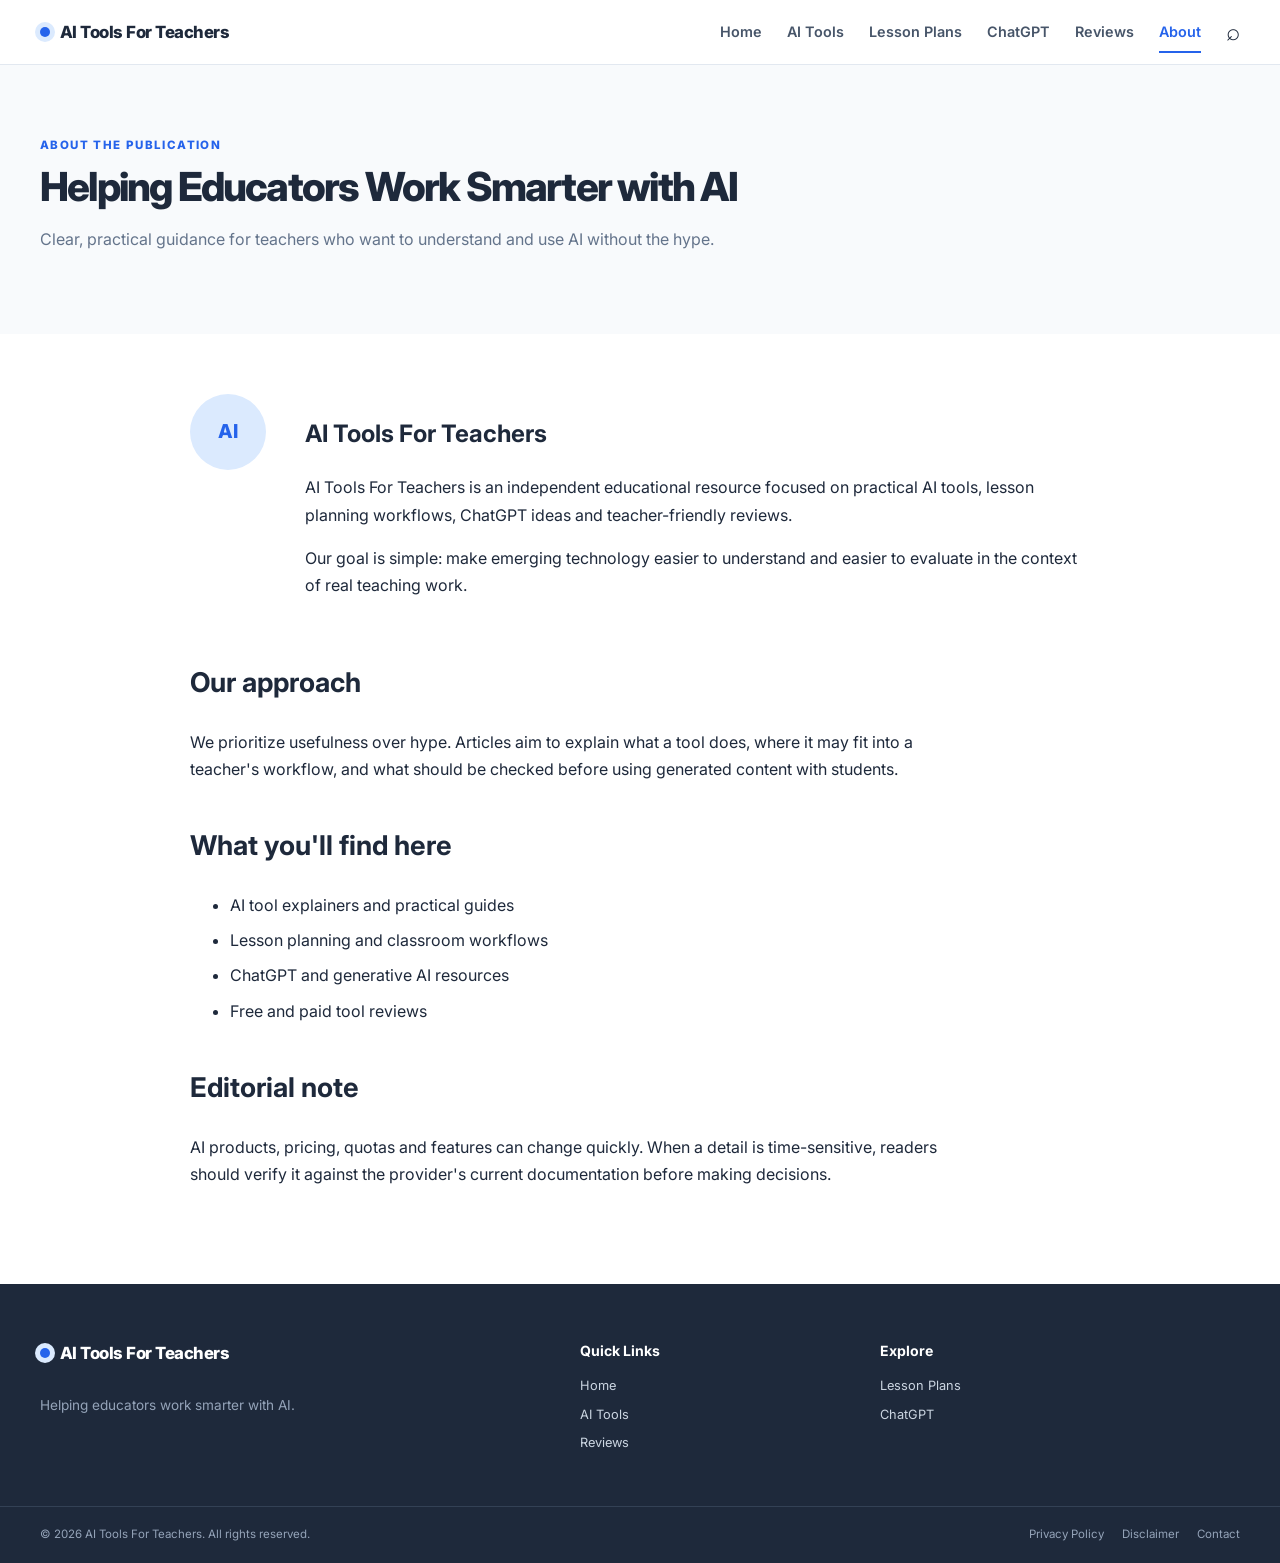
<file: about.html>
<!DOCTYPE html>
<html lang="en">
<head>
<meta charset="UTF-8"><meta name="viewport" content="width=device-width, initial-scale=1.0"><meta name="robots" content="index, follow">
<title>About AI Tools For Teachers</title><link rel="icon" href="/favicon.ico" sizes="48x48"><meta name="description" content="Learn about AI Tools For Teachers and our approach to practical AI education resources.">
<link rel="canonical" href="https://aitoolsforteachers.example/about.html"><link rel="stylesheet" href="css/style.css">
<link rel="preconnect" href="https://fonts.googleapis.com"><link rel="preconnect" href="https://fonts.gstatic.com" crossorigin><link href="https://fonts.googleapis.com/css2?family=Inter:wght@400;500;600;700;800&display=swap" rel="stylesheet">
</head>
<body>
<header class="site-header" id="siteHeader"><div class="container nav-wrap"><a class="brand" href="index.html"><span class="brand-dot"></span>AI Tools For Teachers</a><button class="menu-toggle" id="menuToggle" aria-label="Open menu" aria-expanded="false"><span></span><span></span><span></span></button><nav class="main-nav" id="mainNav"><a href="index.html" class="nav-link">Home</a><a href="category.html?category=AI%20Tools" class="nav-link">AI Tools</a><a href="category.html?category=Lesson%20Plans" class="nav-link">Lesson Plans</a><a href="category.html?category=ChatGPT" class="nav-link">ChatGPT</a><a href="category.html?category=Reviews" class="nav-link">Reviews</a><a href="about.html" class="nav-link active">About</a><button class="nav-search" id="navSearch" aria-label="Open search">⌕</button></nav></div></header>
<main><section class="page-hero"><div class="container"><span class="eyebrow">About the publication</span><h1>Helping Educators Work Smarter with AI</h1><p>Clear, practical guidance for teachers who want to understand and use AI without the hype.</p></div></section>
<section class="section"><div class="container narrow-content"><div class="about-intro"><div class="mini-avatar large">AI</div><div><h2>AI Tools For Teachers</h2><p>AI Tools For Teachers is an independent educational resource focused on practical AI tools, lesson planning workflows, ChatGPT ideas and teacher-friendly reviews.</p><p>Our goal is simple: make emerging technology easier to understand and easier to evaluate in the context of real teaching work.</p></div></div><div class="prose"><h2>Our approach</h2><p>We prioritize usefulness over hype. Articles aim to explain what a tool does, where it may fit into a teacher's workflow, and what should be checked before using generated content with students.</p><h2>What you'll find here</h2><ul><li>AI tool explainers and practical guides</li><li>Lesson planning and classroom workflows</li><li>ChatGPT and generative AI resources</li><li>Free and paid tool reviews</li></ul><h2>Editorial note</h2><p>AI products, pricing, quotas and features can change quickly. When a detail is time-sensitive, readers should verify it against the provider's current documentation before making decisions.</p></div></div></section></main>
<footer class="site-footer"><div class="container footer-grid"><div><a class="brand footer-brand" href="index.html"><span class="brand-dot"></span>AI Tools For Teachers</a><p>Helping educators work smarter with AI.</p></div><div><h3>Quick Links</h3><a href="index.html">Home</a><a href="category.html?category=AI%20Tools">AI Tools</a><a href="category.html?category=Reviews">Reviews</a></div><div><h3>Explore</h3><a href="category.html?category=Lesson%20Plans">Lesson Plans</a><a href="category.html?category=ChatGPT">ChatGPT</a></div></div><div class="footer-bottom"><div class="container"><span>© 2026 AI Tools For Teachers. All rights reserved.</span><div><a href="#">Privacy Policy</a><a href="#">Disclaimer</a><a href="#">Contact</a></div></div></div></footer>
<script src="js/posts.js" defer></script><script src="js/main.js" defer></script>
</body></html>
</file>
<file: css/style.css>
/* =========================================================
   AI TOOLS FOR TEACHERS — MASTER STYLESHEET
   ========================================================= */
:root{--primary:#2563EB;--secondary:#F8FAFC;--accent:#10B981;--text:#1E293B;--muted:#64748B;--white:#FFF;--border:#E2E8F0;--shadow:0 8px 30px rgba(15,23,42,.06);--radius:12px;--container:1200px}
*{box-sizing:border-box}html{scroll-behavior:smooth}body{margin:0;font-family:Inter,system-ui,sans-serif;color:var(--text);background:#fff;font-size:16px;line-height:1.7}a{color:inherit;text-decoration:none}img{display:block;max-width:100%}button,input,textarea{font:inherit}.container{width:min(calc(100% - 40px),var(--container));margin-inline:auto}.sr-only{position:absolute;width:1px;height:1px;padding:0;margin:-1px;overflow:hidden;clip:rect(0,0,0,0);white-space:nowrap;border:0}
.site-header{height:65px;background:rgba(255,255,255,.96);border-bottom:1px solid var(--border);position:sticky;top:0;z-index:100;transition:box-shadow .25s}.site-header.scrolled{box-shadow:0 5px 22px rgba(15,23,42,.08)}.nav-wrap{height:65px;display:flex;align-items:center;justify-content:space-between}.brand{display:inline-flex;align-items:center;gap:10px;font-weight:800;letter-spacing:-.03em;font-size:1.05rem}.brand-dot{width:10px;height:10px;background:var(--primary);border-radius:50%;display:inline-block;box-shadow:0 0 0 5px #dbeafe}.main-nav{display:flex;align-items:center;gap:25px}.nav-link{font-size:.9rem;font-weight:600;color:#475569;position:relative}.nav-link:hover,.nav-link.active{color:var(--primary)}.nav-link.active:after{content:"";height:2px;background:var(--primary);position:absolute;left:0;right:0;bottom:-8px}.nav-search{border:0;background:transparent;color:var(--text);font-size:1.5rem;cursor:pointer;padding:2px 0}.menu-toggle{display:none;border:0;background:transparent;padding:8px;cursor:pointer}.menu-toggle span{display:block;width:23px;height:2px;background:var(--text);margin:5px}
.hero{height:380px;background:linear-gradient(135deg,#EFF6FF 0%,#F8FAFC 100%);display:flex;align-items:center;text-align:center}.hero-inner{max-width:900px}.eyebrow{display:inline-block;text-transform:uppercase;letter-spacing:.12em;font-size:.72rem;font-weight:800;color:var(--primary);margin-bottom:8px}.hero h1,.page-hero h1{font-size:2.5rem;line-height:1.15;letter-spacing:-.045em;margin:0 0 14px;font-weight:800}.hero h1 span{color:var(--primary)}.hero p{color:var(--muted);margin:0 auto 22px;max-width:650px}.hero-search{width:min(680px,100%);display:flex;margin:0 auto 13px;background:#fff;border:1px solid #dbeafe;border-radius:999px;padding:5px;box-shadow:0 12px 35px rgba(37,99,235,.1)}.hero-search input{border:0;outline:0;padding:12px 17px;flex:1;background:transparent;min-width:0}.hero-search button,.newsletter button,.btn-primary{border:0;background:var(--primary);color:#fff;font-weight:700;border-radius:999px;padding:11px 23px;cursor:pointer}.popular-tags{display:flex;justify-content:center;gap:12px;flex-wrap:wrap;font-size:.78rem;color:var(--muted)}.popular-tags a{color:var(--primary);font-weight:600}.ad-wrap{padding-top:25px}.ad-unit{display:flex;flex-direction:column;align-items:center;color:var(--muted);font-size:.68rem}.ad-label{text-transform:uppercase;letter-spacing:.08em;margin-bottom:6px}.ad-placeholder{width:100%;height:100%;border:1px dashed #CBD5E1;background:#F8FAFC;display:flex;align-items:center;justify-content:center;color:#94A3B8;font-size:.8rem}.ad-728x90{width:100%;max-width:728px;height:112px;margin-inline:auto}.ad-300x250{width:300px;height:272px}.ad-300x600{width:300px;height:622px}.ad-in-content,.ad-after-content{height:112px;width:100%;max-width:728px;margin:36px auto}.section{padding:60px 0}.content-layout{display:grid;grid-template-columns:minmax(0,1fr) 300px;gap:40px;align-items:start}.sidebar{display:flex;flex-direction:column;gap:28px;position:sticky;top:88px}.main-column{min-width:0}.featured-card{border:1px solid var(--border);border-radius:var(--radius);overflow:hidden;background:#fff;box-shadow:var(--shadow);transition:transform .2s,box-shadow .2s}.featured-card:hover{transform:translateY(-3px);box-shadow:0 14px 40px rgba(15,23,42,.1)}.featured-image-wrap{position:relative;aspect-ratio:16/9;background:#e2e8f0}.featured-image-wrap img{width:100%;height:100%;object-fit:cover}.post-badge{position:absolute;left:18px;top:18px;background:var(--accent);color:#fff;border-radius:999px;padding:4px 10px;font-size:.7rem;font-weight:800}.featured-content{padding:28px}.featured-content h2{font-size:1.875rem;line-height:1.25;margin:5px 0 10px;letter-spacing:-.03em}.featured-content p{color:var(--muted);margin:0 0 15px}.post-meta{display:flex;align-items:center;gap:10px;color:var(--muted);font-size:.78rem;flex-wrap:wrap}.avatar{width:32px;height:32px;border-radius:50%;background:#dbeafe;color:var(--primary);display:inline-flex;align-items:center;justify-content:center;font-weight:800}.read-link,.text-link{color:var(--primary);font-size:.84rem;font-weight:700;display:inline-block;margin-top:12px}.latest-section{margin-top:58px}.section-heading{display:flex;align-items:end;justify-content:space-between;margin-bottom:22px}.section-heading h2{font-size:1.875rem;line-height:1.2;letter-spacing:-.035em;margin:0}.section-heading .text-link{margin:0}.posts-grid{display:grid;grid-template-columns:repeat(2,minmax(0,1fr));gap:24px}.post-card{border:1px solid var(--border);border-radius:var(--radius);background:#fff;overflow:hidden;box-shadow:var(--shadow);transition:transform .2s,box-shadow .2s;display:flex;flex-direction:column}.post-card:hover{transform:translateY(-4px);box-shadow:0 16px 40px rgba(15,23,42,.1)}.card-image{aspect-ratio:16/9;overflow:hidden;background:#e2e8f0}.card-image img{width:100%;height:100%;object-fit:cover;transition:transform .35s}.post-card:hover .card-image img{transform:scale(1.03)}.card-content{padding:21px;display:flex;flex-direction:column;height:100%}.card-content h3{font-size:1.1rem;line-height:1.35;margin:8px 0}.card-content p{color:var(--muted);font-size:.88rem;margin:0 0 10px}.card-content .post-meta{margin-top:auto}.card-content .read-link{margin-top:12px}.load-more{display:block;margin:34px auto 0;padding:11px 24px;border:1px solid var(--primary);color:var(--primary);background:#fff;border-radius:999px;font-weight:700;cursor:pointer}.load-more:hover{background:#EFF6FF}.sidebar-card{border:1px solid var(--border);border-radius:var(--radius);padding:22px;background:#fff}.sidebar-card h3{font-size:1rem;margin:0 0 14px}.sidebar-card p{font-size:.84rem;color:var(--muted);margin:5px 0}.about-widget{text-align:left}.mini-avatar{width:52px;height:52px;border-radius:50%;background:#dbeafe;color:var(--primary);display:flex;align-items:center;justify-content:center;font-weight:800;margin-bottom:12px}.mini-avatar.large{width:76px;height:76px;font-size:1.2rem}.popular-item{display:grid;grid-template-columns:60px 1fr;gap:11px;padding:13px 0;border-bottom:1px solid var(--border)}.popular-item:last-child{border-bottom:0;padding-bottom:0}.popular-item img{width:60px;height:60px;object-fit:cover;border-radius:8px}.popular-item a{font-size:.78rem;font-weight:700;line-height:1.35}.popular-item small{display:block;color:var(--muted);font-size:.68rem;margin-top:4px}.category-list a{display:flex;align-items:center;justify-content:space-between;padding:9px 0;border-bottom:1px solid var(--border);font-size:.84rem}.category-list a:last-child{border-bottom:0}.category-list b{font-size:.7rem;background:#EFF6FF;color:var(--primary);border-radius:999px;padding:2px 7px}.newsletter input{width:100%;padding:11px 12px;border:1px solid var(--border);border-radius:8px;outline:0;margin:8px 0}.newsletter button{width:100%;border-radius:8px}.form-message{display:block;color:var(--accent);font-size:.72rem;margin-top:8px}.category-cards{display:grid;grid-template-columns:repeat(5,1fr);gap:14px}.category-card{border:1px solid var(--border);border-radius:var(--radius);padding:18px;background:#fff;display:flex;flex-direction:column;gap:3px;transition:transform .2s,border-color .2s}.category-card:hover{transform:translateY(-3px);border-color:#bfdbfe}.category-icon{font-size:1.3rem;color:var(--primary);margin-bottom:4px}.category-card strong{font-size:.86rem}.category-card small{color:var(--muted);font-size:.72rem}.article-ad{margin-top:55px}.site-footer{background:#1E293B;color:#cbd5e1;margin-top:20px;padding-top:55px}.footer-grid{display:grid;grid-template-columns:2fr 1fr 1.5fr;gap:60px;padding-bottom:45px}.footer-brand{color:#fff;margin-bottom:13px}.footer-grid p{color:#94a3b8;font-size:.85rem;max-width:330px}.footer-grid h3{font-size:.88rem;color:#fff;margin:0 0 12px}.footer-grid>div>a:not(.brand){display:block;font-size:.8rem;margin:7px 0;color:#cbd5e1}.socials{display:flex;gap:8px;margin-top:14px}.socials a,.author-social a{width:32px;height:32px;border:1px solid #475569;border-radius:50%;display:inline-flex;align-items:center;justify-content:center;font-size:.7rem}.footer-bottom{border-top:1px solid #334155;padding:18px 0;font-size:.72rem;color:#94a3b8}.footer-bottom .container{display:flex;justify-content:space-between;gap:20px}.footer-bottom a{margin-left:18px}.post-page{padding:45px 0 70px}.post-layout{display:grid;grid-template-columns:minmax(0,780px) 300px;gap:55px;align-items:start;justify-content:center}.post-main{min-width:0}.breadcrumb{display:flex;gap:8px;color:var(--muted);font-size:.76rem;margin-bottom:22px}.breadcrumb a{color:var(--primary)}.post-header .post-badge{position:static;display:inline-block}.post-header h1{font-size:2.5rem;line-height:1.15;letter-spacing:-.045em;margin:12px 0 15px}.post-header .post-meta{margin-bottom:25px}.post-featured{width:100%;aspect-ratio:16/9;object-fit:cover;border-radius:12px}.image-caption{font-size:.72rem;color:var(--muted);margin-top:7px}.post-body{font-size:1rem;line-height:1.8}.post-body .lead{font-size:1.12rem;color:#334155}.post-body h2{font-size:1.875rem;line-height:1.3;margin:45px 0 14px;padding-left:14px;border-left:4px solid var(--primary)}.post-body h3{font-size:1.5rem;margin:32px 0 10px}.post-body p{margin:20px 0}.post-body ul,.post-body ol{padding-left:25px;margin:20px 0}.post-body li{margin:8px 0}.post-body blockquote{margin:28px 0;padding:17px 20px;border-left:4px solid var(--primary);background:#EFF6FF;color:#334155;border-radius:0 8px 8px 0}.post-body pre{background:#0f172a;color:#e2e8f0;border-radius:10px;padding:18px;overflow:auto;font-size:.82rem;line-height:1.6}.post-body table{width:100%;border-collapse:collapse;margin:25px 0;font-size:.85rem}.post-body th,.post-body td{padding:11px;border:1px solid var(--border);text-align:left}.post-body th{background:#f1f5f9}.post-body tbody tr:nth-child(even){background:#f8fafc}.post-body a{color:var(--primary);text-decoration:underline}.post-tags{display:flex;gap:8px;flex-wrap:wrap;margin:30px 0}.post-tags a{background:#EFF6FF;color:var(--primary);border-radius:999px;padding:5px 11px;font-size:.74rem;font-weight:700}.author-box{display:flex;gap:20px;padding:24px;background:#F8FAFC;border:1px solid var(--border);border-radius:12px;margin:25px 0}.author-avatar{width:70px;height:70px;border-radius:50%;background:#dbeafe;color:var(--primary);display:flex;align-items:center;justify-content:center;font-weight:800;flex:0 0 auto}.author-box h3{margin:0;font-size:1rem}.author-box p{font-size:.82rem;color:var(--muted);margin:5px 0}.author-social{display:flex;gap:7px;margin-top:8px}.related-section{margin-top:55px}.related-grid{display:grid;grid-template-columns:repeat(3,1fr);gap:18px}.comments{margin-top:60px}.comments h2{font-size:1.5rem;margin-bottom:4px}.comments p{color:var(--muted);font-size:.85rem}.form-row{display:grid;grid-template-columns:1fr 1fr;gap:14px}.comments input,.comments textarea{width:100%;border:1px solid var(--border);border-radius:8px;padding:12px;margin:8px 0;outline:0;resize:vertical}.page-hero{background:#F8FAFC;padding:65px 0}.page-hero p{color:var(--muted);max-width:700px}.category-grid{grid-template-columns:repeat(2,1fr)}.narrow-content{max-width:900px}.about-intro{display:grid;grid-template-columns:90px 1fr;gap:25px;align-items:start;margin-bottom:45px}.prose{max-width:780px}.prose h2{font-size:1.7rem;margin-top:40px}.prose li{margin:8px 0}
@media(max-width:1023px){.main-nav{gap:15px}.content-layout{grid-template-columns:minmax(0,1fr) 260px;gap:25px}.sidebar{position:static}.ad-300x250,.ad-300x600{width:100%}.category-cards{grid-template-columns:repeat(3,1fr)}.post-layout{grid-template-columns:minmax(0,1fr) 260px;gap:30px}}
@media(max-width:767px){.container{width:min(calc(100% - 28px),var(--container))}.site-header,.nav-wrap{height:62px}.menu-toggle{display:block}.main-nav{display:none;position:absolute;top:62px;left:0;right:0;background:#fff;border-bottom:1px solid var(--border);padding:15px;flex-direction:column;align-items:stretch;gap:0;box-shadow:0 12px 25px rgba(15,23,42,.08)}.main-nav.open{display:flex}.nav-link{padding:10px 4px}.nav-link.active:after{display:none}.nav-search{align-self:flex-start;padding:10px 4px}.hero{height:auto;min-height:340px;padding:48px 0}.hero h1,.page-hero h1,.post-header h1{font-size:2rem}.hero p{font-size:.9rem}.hero-search{padding:4px}.hero-search button{padding:10px 17px}.popular-tags{gap:8px}.section{padding:36px 0}.content-layout,.post-layout{display:flex;flex-direction:column}.main-column,.post-main,.sidebar{width:100%}.sidebar{gap:22px}.posts-grid,.category-grid{grid-template-columns:1fr}.featured-content{padding:21px}.featured-content h2{font-size:1.5rem}.section-heading{align-items:start}.section-heading h2{font-size:1.5rem}.category-cards{display:flex;overflow-x:auto;padding-bottom:8px}.category-card{min-width:150px}.ad-300x600{height:272px}.ad-728x90,.ad-in-content,.ad-after-content{height:100px}.footer-grid{grid-template-columns:1fr;gap:28px;padding-bottom:32px}.footer-bottom .container{display:block}.footer-bottom .container>div{margin-top:8px}.footer-bottom a{margin:0 15px 0 0}.post-page{padding:30px 0 50px}.post-body h2{font-size:1.5rem;margin-top:35px}.post-body h3{font-size:1.2rem}.related-grid{grid-template-columns:1fr}.author-box{align-items:flex-start}.form-row{grid-template-columns:1fr}.about-intro{grid-template-columns:1fr}.page-hero{padding:45px 0}.post-featured{border-radius:8px}}
</file>
